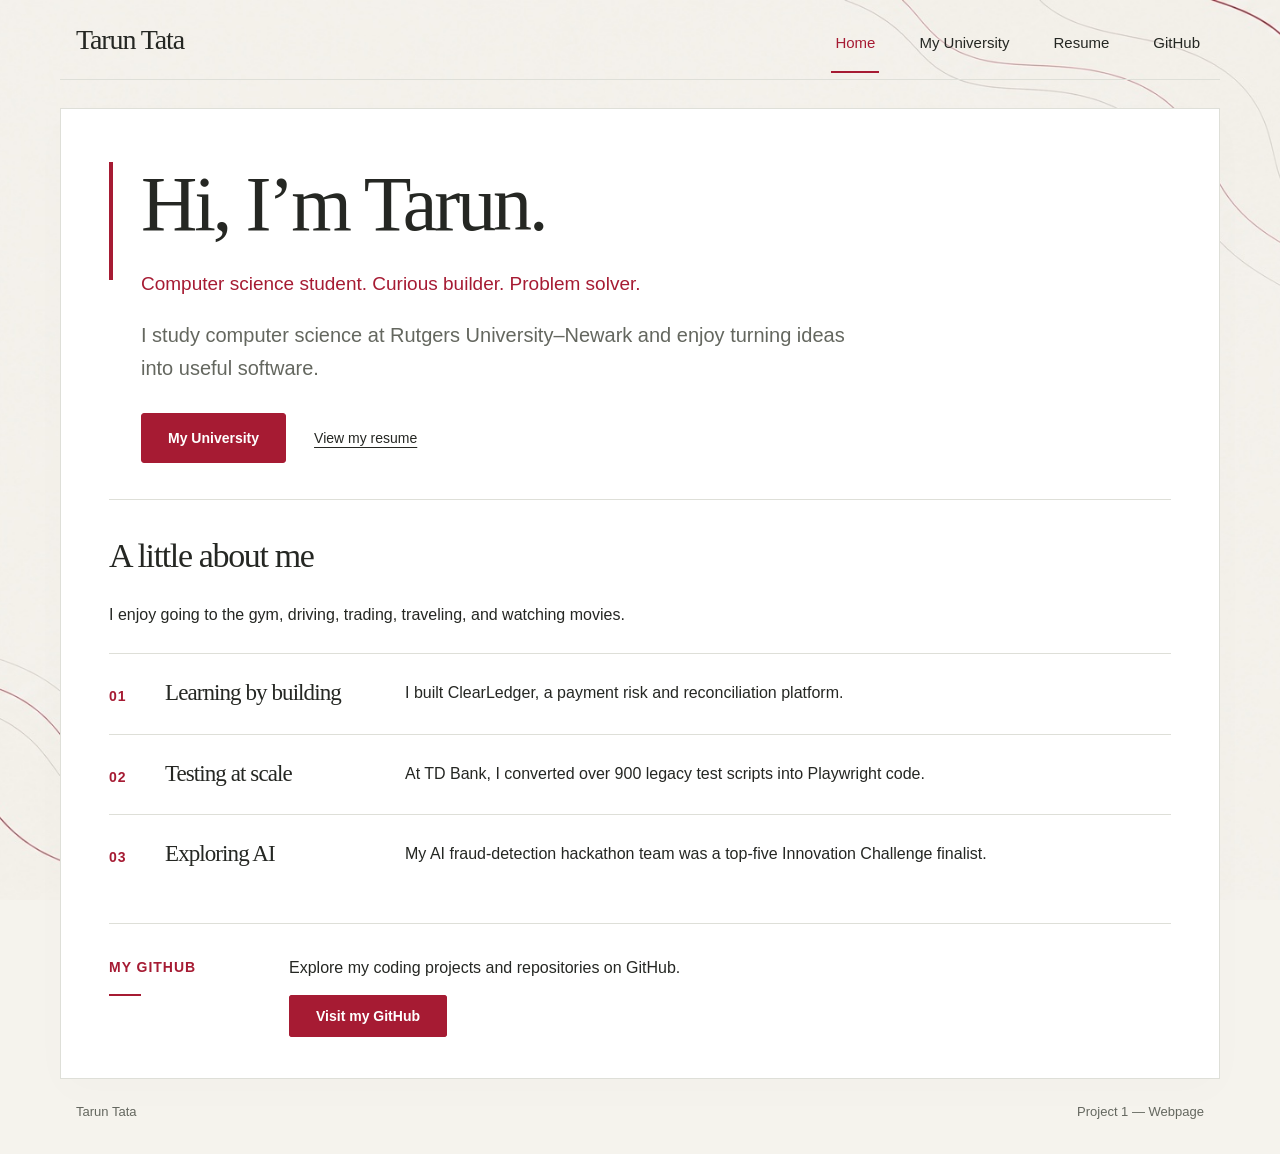
<file: index.html>
<!doctype html>
<html lang="en">
<head>
  <meta charset="utf-8">
  <meta name="viewport" content="width=device-width, initial-scale=1">
  <meta name="description" content="Meet Tarun Tata, a computer science student at Rutgers University–Newark. Explore his university and resume.">
  <title>Tarun Tata | Home</title>
  <link rel="stylesheet" href="styles.css?v=20261102-contours">
</head>
<body>
  <a class="skip" href="#main">Skip to content</a>
  <header class="site-header wrap">
    <a class="brand" href="index.html">Tarun Tata</a>
    <nav aria-label="Main navigation">
      <a href="index.html" aria-current="page">Home</a>
      <a href="myUniversity.html">My University</a>
      <a href="resume.html">Resume</a>
      <a href="https://github.com/TarunT27">GitHub</a>
    </nav>
  </header>
  <main id="main" class="wrap">
    <section class="hero" aria-labelledby="welcome">
      <h1 id="welcome">Hi, I’m Tarun.</h1>
      <p class="tagline">Computer science student. Curious builder. Problem solver.</p>
      <p class="intro">I study computer science at Rutgers University–Newark and enjoy turning ideas into useful software.</p>
      <div class="actions">
        <a class="button" href="myUniversity.html">My University</a>
        <a class="text-link" href="resume.html">View my resume</a>
      </div>
    </section>
    <section class="about" aria-labelledby="about">
      <h2 id="about">A little about me</h2>
      <p class="about-intro">I enjoy going to the gym, driving, trading, traveling, and watching movies.</p>
      <ol class="facts">
        <li><h3>Learning by building</h3><p>I built ClearLedger, a payment risk and reconciliation platform.</p></li>
        <li><h3>Testing at scale</h3><p>At TD Bank, I converted over 900 legacy test scripts into Playwright code.</p></li>
        <li><h3>Exploring AI</h3><p>My AI fraud-detection hackathon team was a top-five Innovation Challenge finalist.</p></li>
      </ol>
    </section>
    <section class="detail-section github-section" aria-labelledby="github">
      <h2 id="github">My GitHub</h2>
      <div>
        <p>Explore my coding projects and repositories on GitHub.</p>
        <a class="button" href="https://github.com/TarunT27">Visit my GitHub</a>
      </div>
    </section>
  </main>
  <footer class="site-footer wrap"><span>Tarun Tata</span><span>Project 1 — Webpage</span></footer>
</body>
</html>
</file>
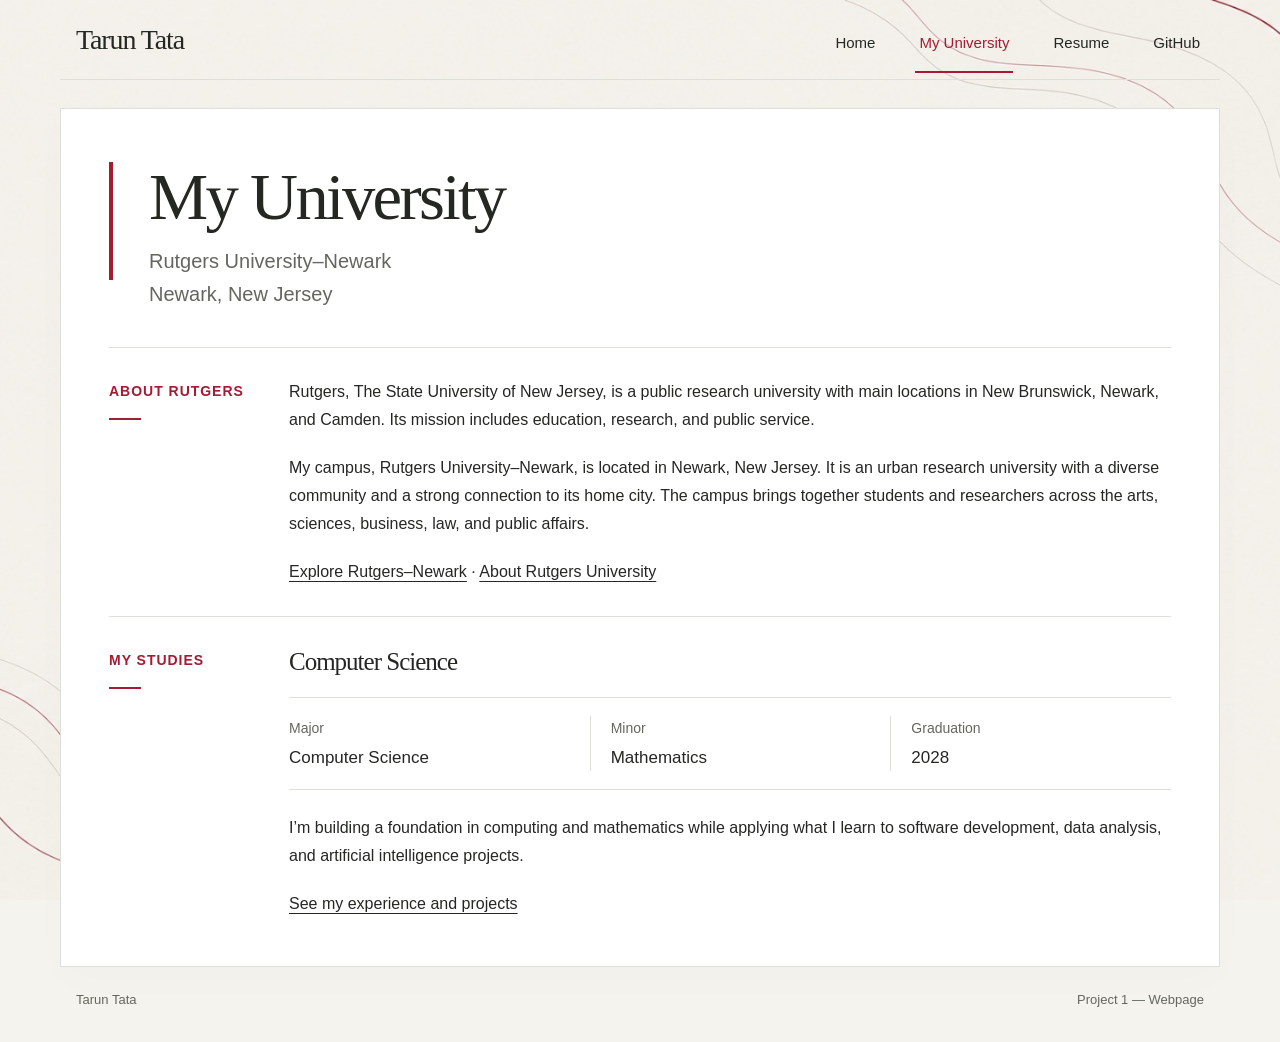
<file: myUniversity.html>
<!doctype html>
<html lang="en">
<head>
  <meta charset="utf-8">
  <meta name="viewport" content="width=device-width, initial-scale=1">
  <meta name="description" content="Learn about Tarun Tata’s university, Rutgers University–Newark in Newark, New Jersey.">
  <title>My University | Tarun Tata</title>
  <link rel="stylesheet" href="styles.css?v=20261102-contours">
</head>
<body>
  <a class="skip" href="#main">Skip to content</a>
  <header class="site-header wrap">
    <a class="brand" href="index.html">Tarun Tata</a>
    <nav aria-label="Main navigation">
      <a href="index.html">Home</a>
      <a href="myUniversity.html" aria-current="page">My University</a>
      <a href="resume.html">Resume</a>
      <a href="https://github.com/TarunT27">GitHub</a>
    </nav>
  </header>
  <main id="main" class="wrap">
    <div class="page-heading">
      <h1>My University</h1>
      <p class="intro">Rutgers University–Newark<br>Newark, New Jersey</p>
    </div>
    <section class="detail-section" aria-labelledby="rutgers">
      <h2 id="rutgers">About Rutgers</h2>
      <div>
        <p>Rutgers, The State University of New Jersey, is a public research university with main locations in New Brunswick, Newark, and Camden. Its mission includes education, research, and public service.</p>
        <p>My campus, Rutgers University–Newark, is located in Newark, New Jersey. It is an urban research university with a diverse community and a strong connection to its home city. The campus brings together students and researchers across the arts, sciences, business, law, and public affairs.</p>
        <p><a href="https://www.newark.rutgers.edu/meet-rutgers-newark">Explore Rutgers–Newark</a> · <a href="https://www.rutgers.edu/about-rutgers">About Rutgers University</a></p>
      </div>
    </section>
    <section class="detail-section" aria-labelledby="studies">
      <h2 id="studies">My studies</h2>
      <div>
        <h3>Computer Science</h3>
        <dl class="study-details">
          <div>
            <dt>Major</dt>
            <dd>Computer Science</dd>
          </div>
          <div>
            <dt>Minor</dt>
            <dd>Mathematics</dd>
          </div>
          <div>
            <dt>Graduation</dt>
            <dd>2028</dd>
          </div>
        </dl>
        <p>I’m building a foundation in computing and mathematics while applying what I learn to software development, data analysis, and artificial intelligence projects.</p>
        <a href="resume.html">See my experience and projects</a>
      </div>
    </section>
  </main>
  <footer class="site-footer wrap"><span>Tarun Tata</span><span>Project 1 — Webpage</span></footer>
</body>
</html>
</file>
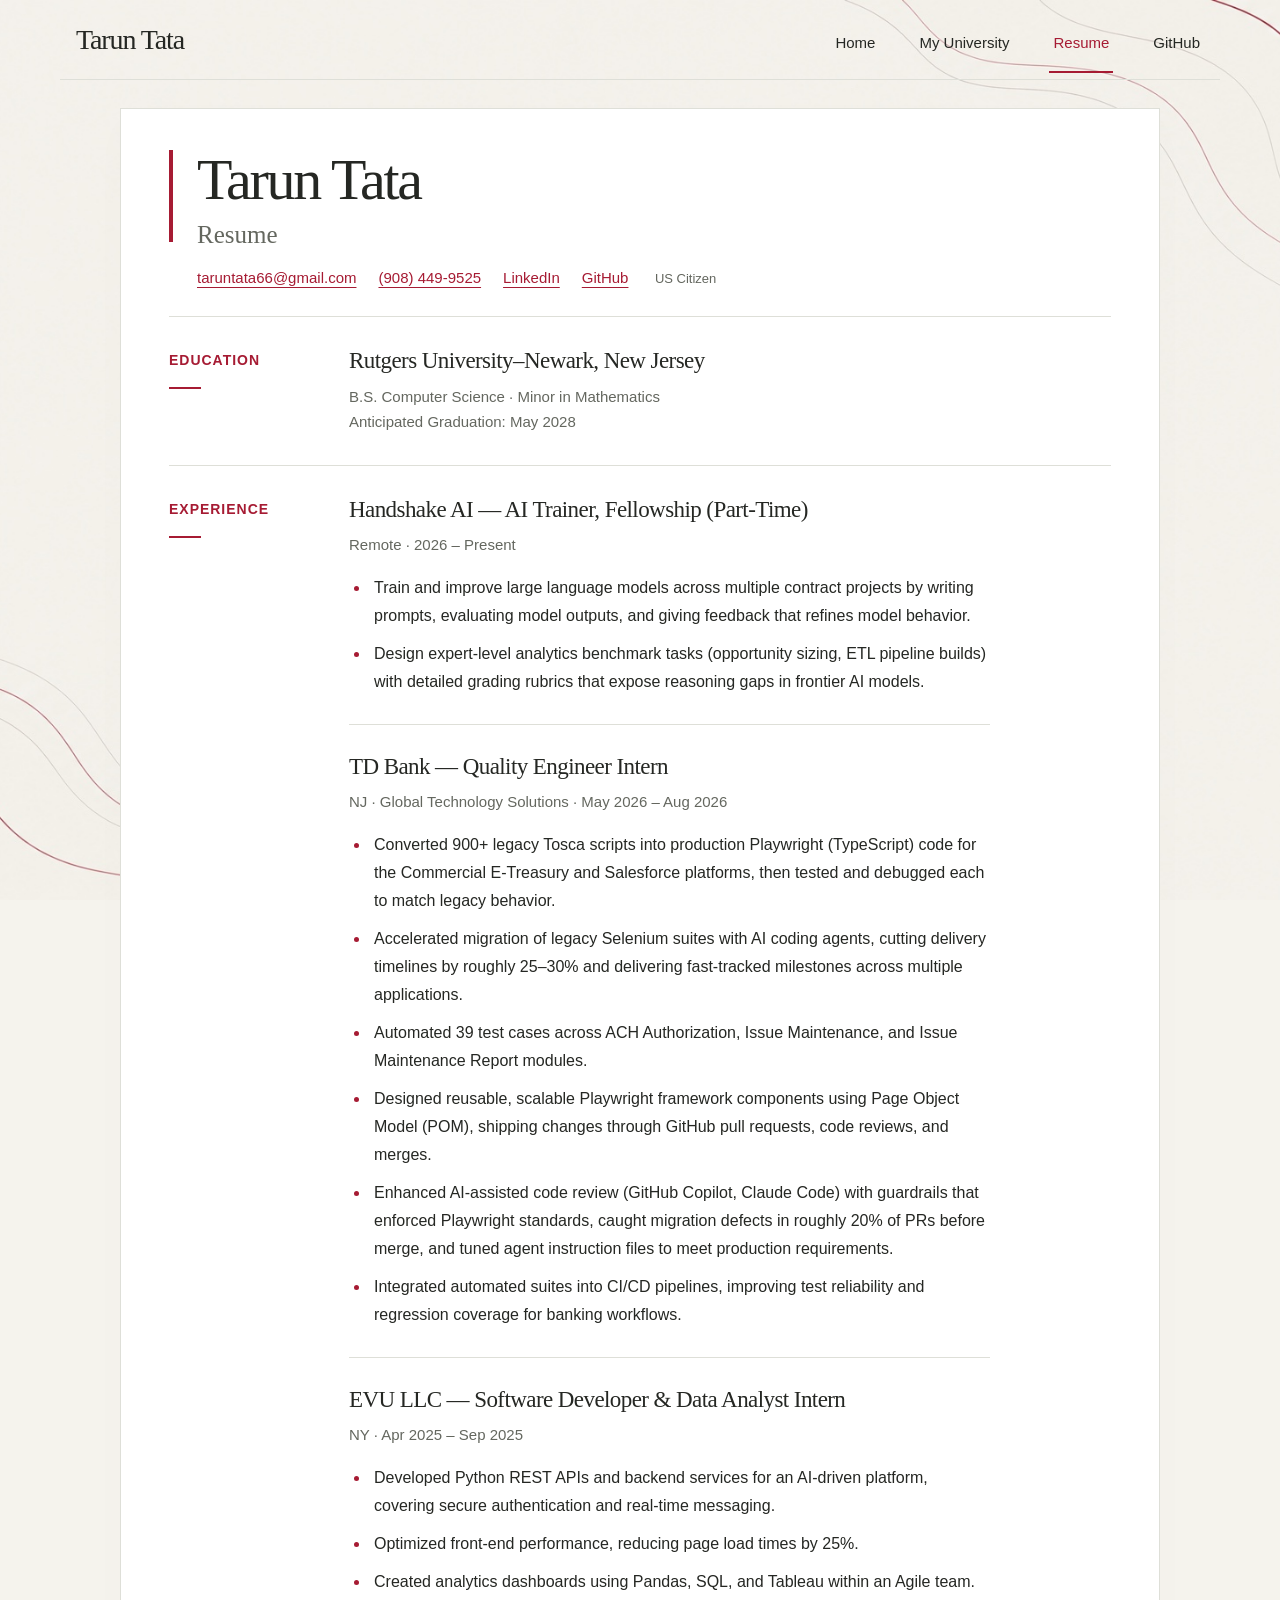
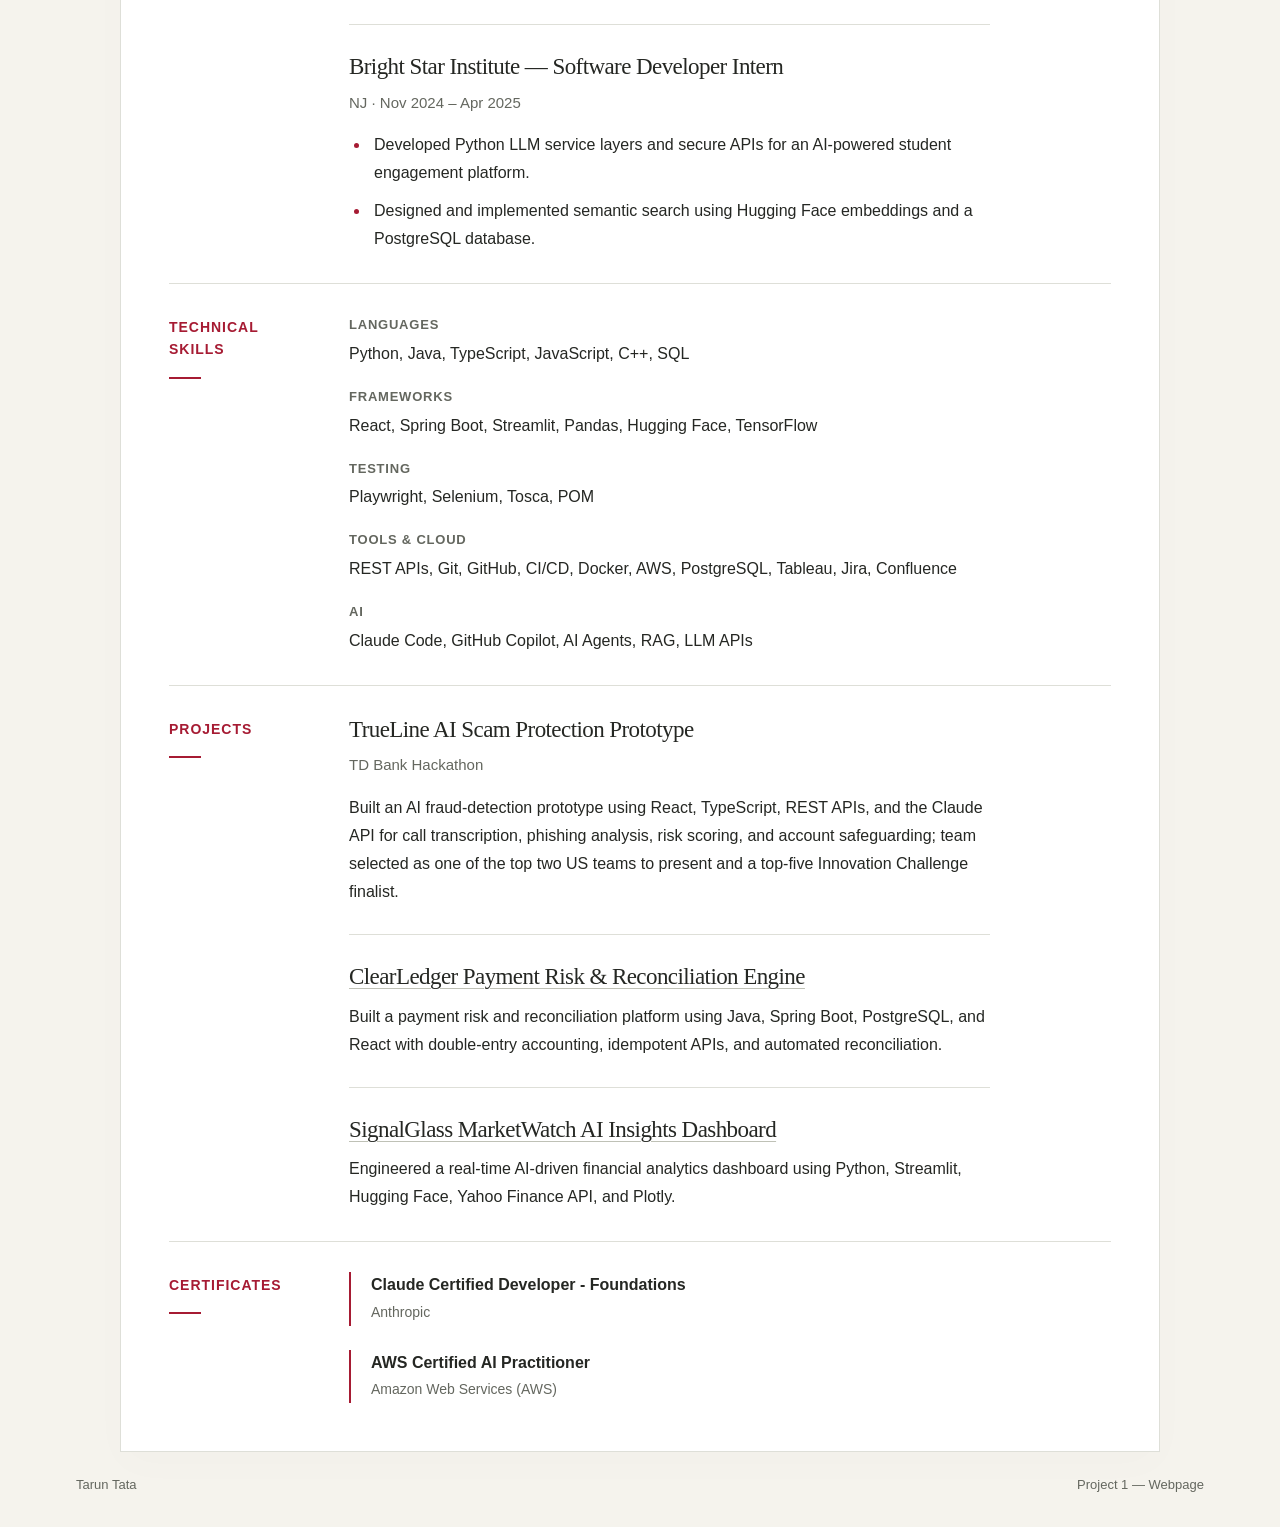
<file: resume.html>
<!doctype html>
<html lang="en">
<head>
  <meta charset="utf-8">
  <meta name="viewport" content="width=device-width, initial-scale=1">
  <meta name="description" content="Tarun Tata’s resume: education, software development and quality engineering experience, technical skills, projects, and certificates.">
  <title>Resume | Tarun Tata</title>
  <link rel="stylesheet" href="styles.css?v=20261102-contours">
</head>
<body class="resume-page">
  <a class="skip" href="#main">Skip to content</a>
  <header class="site-header wrap">
    <a class="brand" href="index.html">Tarun Tata</a>
    <nav aria-label="Main navigation">
      <a href="index.html">Home</a>
      <a href="myUniversity.html">My University</a>
      <a href="resume.html" aria-current="page">Resume</a>
      <a href="https://github.com/TarunT27">GitHub</a>
    </nav>
  </header>
  <main id="main" class="wrap">
    <div class="page-heading resume-heading">
      <h1>Tarun Tata</h1>
      <p class="intro">Resume</p>
      <div class="contacts">
        <a href="mailto:taruntata66@gmail.com">taruntata66@gmail.com</a>
        <a href="tel:+19084499525">(908) 449-9525</a>
        <a href="https://www.linkedin.com/in/tarun-tata/">LinkedIn</a>
        <a href="https://github.com/TarunT27">GitHub</a>
      </div>
      <p class="citizenship">US Citizen</p>
    </div>
    <section class="detail-section" aria-labelledby="education">
      <h2 id="education">Education</h2>
      <div class="entry">
        <h3>Rutgers University–Newark, New Jersey</h3>
        <p class="meta">B.S. Computer Science · Minor in Mathematics<br>Anticipated Graduation: May 2028</p>
      </div>
    </section>
    <section class="detail-section" aria-labelledby="experience">
      <h2 id="experience">Experience</h2>
      <div>
        <article class="entry">
          <h3>Handshake AI — AI Trainer, Fellowship (Part-Time)</h3>
          <p class="meta">Remote · 2026 – Present</p>
          <ul>
            <li>Train and improve large language models across multiple contract projects by writing prompts, evaluating model outputs, and giving feedback that refines model behavior.</li>
            <li>Design expert-level analytics benchmark tasks (opportunity sizing, ETL pipeline builds) with detailed grading rubrics that expose reasoning gaps in frontier AI models.</li>
          </ul>
        </article>
        <article class="entry">
          <h3>TD Bank — Quality Engineer Intern</h3>
          <p class="meta">NJ · Global Technology Solutions · May 2026 – Aug 2026</p>
          <ul>
            <li>Converted 900+ legacy Tosca scripts into production Playwright (TypeScript) code for the Commercial E-Treasury and Salesforce platforms, then tested and debugged each to match legacy behavior.</li>
            <li>Accelerated migration of legacy Selenium suites with AI coding agents, cutting delivery timelines by roughly 25–30% and delivering fast-tracked milestones across multiple applications.</li>
            <li>Automated 39 test cases across ACH Authorization, Issue Maintenance, and Issue Maintenance Report modules.</li>
            <li>Designed reusable, scalable Playwright framework components using Page Object Model (POM), shipping changes through GitHub pull requests, code reviews, and merges.</li>
            <li>Enhanced AI-assisted code review (GitHub Copilot, Claude Code) with guardrails that enforced Playwright standards, caught migration defects in roughly 20% of PRs before merge, and tuned agent instruction files to meet production requirements.</li>
            <li>Integrated automated suites into CI/CD pipelines, improving test reliability and regression coverage for banking workflows.</li>
          </ul>
        </article>
        <article class="entry">
          <h3>EVU LLC — Software Developer &amp; Data Analyst Intern</h3>
          <p class="meta">NY · Apr 2025 – Sep 2025</p>
          <ul>
            <li>Developed Python REST APIs and backend services for an AI-driven platform, covering secure authentication and real-time messaging.</li>
            <li>Optimized front-end performance, reducing page load times by 25%.</li>
            <li>Created analytics dashboards using Pandas, SQL, and Tableau within an Agile team.</li>
          </ul>
        </article>
        <article class="entry">
          <h3>Bright Star Institute — Software Developer Intern</h3>
          <p class="meta">NJ · Nov 2024 – Apr 2025</p>
          <ul>
            <li>Developed Python LLM service layers and secure APIs for an AI-powered student engagement platform.</li>
            <li>Designed and implemented semantic search using Hugging Face embeddings and a PostgreSQL database.</li>
          </ul>
        </article>
      </div>
    </section>
    <section class="detail-section" aria-labelledby="skills">
      <h2 id="skills">Technical Skills</h2>
      <dl class="skills">
        <dt>Languages</dt><dd>Python, Java, TypeScript, JavaScript, C++, SQL</dd>
        <dt>Frameworks</dt><dd>React, Spring Boot, Streamlit, Pandas, Hugging Face, TensorFlow</dd>
        <dt>Testing</dt><dd>Playwright, Selenium, Tosca, POM</dd>
        <dt>Tools &amp; Cloud</dt><dd>REST APIs, Git, GitHub, CI/CD, Docker, AWS, PostgreSQL, Tableau, Jira, Confluence</dd>
        <dt>AI</dt><dd>Claude Code, GitHub Copilot, AI Agents, RAG, LLM APIs</dd>
      </dl>
    </section>
    <section class="detail-section" aria-labelledby="projects">
      <h2 id="projects">Projects</h2>
      <div>
        <article class="entry">
          <h3>TrueLine AI Scam Protection Prototype</h3>
          <p class="meta">TD Bank Hackathon</p>
          <p>Built an AI fraud-detection prototype using React, TypeScript, REST APIs, and the Claude API for call transcription, phishing analysis, risk scoring, and account safeguarding; team selected as one of the top two US teams to present and a top-five Innovation Challenge finalist.</p>
        </article>
        <article class="entry">
          <h3><a href="https://github.com/TarunT27/clearledger">ClearLedger Payment Risk &amp; Reconciliation Engine</a></h3>
          <p>Built a payment risk and reconciliation platform using Java, Spring Boot, PostgreSQL, and React with double-entry accounting, idempotent APIs, and automated reconciliation.</p>
        </article>
        <article class="entry">
          <h3><a href="https://github.com/TarunT27/SignalGlass-Insights-Dashboard">SignalGlass MarketWatch AI Insights Dashboard</a></h3>
          <p>Engineered a real-time AI-driven financial analytics dashboard using Python, Streamlit, Hugging Face, Yahoo Finance API, and Plotly.</p>
        </article>
      </div>
    </section>
    <section class="detail-section" aria-labelledby="certificates">
      <h2 id="certificates">Certificates</h2>
      <ul class="certificates">
        <li><strong>Claude Certified Developer - Foundations</strong><span>Anthropic</span></li>
        <li><strong>AWS Certified AI Practitioner</strong><span>Amazon Web Services (AWS)</span></li>
      </ul>
    </section>
  </main>
  <footer class="site-footer wrap"><span>Tarun Tata</span><span>Project 1 — Webpage</span></footer>
</body>
</html>
</file>
<file: styles.css>
:root {
  color-scheme: light;
  --paper: #f5f3ed;
  --surface: #fff;
  --ink: #252723;
  --muted: #64675f;
  --line: #dedfd8;
  --accent: #a61b33;
}
* { box-sizing: border-box; }
html {
  background: var(--paper) url('assets/background-contours.jpg') center top / cover no-repeat fixed;
}
body { margin: 0; color: var(--ink); font: 16px/1.75 -apple-system, BlinkMacSystemFont, 'Segoe UI', Arial, sans-serif; -webkit-font-smoothing: antialiased; }
a { color: inherit; text-decoration-thickness: 1px; text-underline-offset: 4px; transition: color .16s ease, background-color .16s ease; }
a:hover { color: var(--accent); }
a:focus-visible { outline: 2px solid var(--accent); outline-offset: 5px; border-radius: 2px; }
.wrap { width: min(1160px, calc(100% - 64px)); margin-inline: auto; }
.skip { position: absolute; left: 16px; top: -100px; z-index: 2; background: white; padding: 8px 16px; }
.skip:focus { top: 8px; }
.site-header { display: flex; align-items: center; justify-content: space-between; gap: 24px; min-height: 80px; padding-inline: 16px; border-bottom: 1px solid var(--line); }
.brand { font: 28px/1.2 Georgia, 'Times New Roman', serif; letter-spacing: -.04em; text-decoration: none; }
nav { display: flex; flex-wrap: wrap; gap: 0 36px; align-items: center; }
nav a { font-size: 15px; font-weight: 500; text-decoration: none; padding: 24px 4px 15px; border-bottom: 2px solid transparent; }
nav a[aria-current="page"] { color: var(--accent); border-color: var(--accent); }
main.wrap { background: var(--surface); border: 1px solid var(--line); margin-top: 28px; padding: 48px; box-shadow: 0 12px 40px #25272304; }
.resume-page main.wrap { width: min(1040px, calc(100% - 64px)); padding-top: 36px; }
h1, h2, h3 { font-family: Georgia, 'Times New Roman', serif; line-height: 1.2; letter-spacing: -.04em; }
h1 { font-size: clamp(48px, 6.5vw, 78px); margin: 0 0 18px; font-weight: normal; }
h2 { font-size: 34px; margin: 0 0 24px; font-weight: normal; }
h3 { font-size: 25px; margin: 0; font-weight: normal; }
p { margin: 0 0 20px; }
.hero { position: relative; padding: 0 0 36px 32px; border-bottom: 1px solid var(--line); }
.hero::before, .page-heading::before { content: ''; position: absolute; left: 0; top: 5px; width: 4px; height: 118px; background: var(--accent); }
.tagline { color: var(--accent); font-size: 19px; line-height: 1.6; margin-bottom: 20px; }
.intro { max-width: 740px; color: var(--muted); font-size: 20px; line-height: 1.65; }
.actions { display: flex; align-items: center; flex-wrap: wrap; gap: 28px; margin-top: 28px; }
.button { background: var(--accent); color: white; padding: 12px 26px; border: 1px solid var(--accent); border-radius: 3px; font-size: 14px; font-weight: 600; text-decoration: none; }
.button:hover { background: #83132a; border-color: #83132a; color: white; }
.text-link { font-size: 14px; font-weight: 500; }
.about { padding-top: 36px; }
.about-intro { max-width: 70ch; margin-bottom: 24px; }
.github-section { margin-top: 28px; border-top: 1px solid var(--line); }
.facts { list-style: none; padding: 0; margin: 0; counter-reset: facts; }
.facts li { display: grid; grid-template-columns: 36px 220px minmax(0, 1fr); gap: 20px; padding: 25px 0; border-top: 1px solid var(--line); align-items: start; counter-increment: facts; }
.facts li::before { content: '0' counter(facts); color: var(--accent); font-size: 14px; font-weight: 600; letter-spacing: .06em; padding-top: 5px; }
.facts h3 { font-size: 23px; }
.facts p { font-size: 16px; line-height: 1.75; margin: 0; }
.site-footer { padding: 22px 16px 30px; display: flex; justify-content: space-between; gap: 20px; color: var(--muted); font-size: 13px; }
.page-heading { position: relative; padding: 0 0 36px 40px; border-bottom: 1px solid var(--line); }
.page-heading h1 { font-size: clamp(44px, 5.2vw, 72px); margin-bottom: 8px; }
.page-heading .intro { margin: 0; }
.detail-section { display: grid; grid-template-columns: 148px minmax(0, 1fr); gap: 32px; padding: 30px 0; border-bottom: 1px solid var(--line); }
.detail-section:last-child { border-bottom: 0; padding-bottom: 0; }
.detail-section h2 { color: var(--accent); font: 600 14px/1.6 -apple-system, BlinkMacSystemFont, 'Segoe UI', Arial, sans-serif; letter-spacing: .07em; text-transform: uppercase; margin: 2px 0 0; }
.detail-section h2::after { content: ''; display: block; width: 32px; height: 2px; background: var(--accent); margin-top: 16px; }
.detail-section p:last-child { margin-bottom: 0; }
.meta { color: var(--muted); font-size: 15px; line-height: 1.7; margin: 9px 0 16px; }
.resume-heading { padding-bottom: 24px; padding-left: 28px; }
.resume-heading::before { height: 92px; }
.resume-heading h1 { font-size: clamp(44px, 5vw, 58px); margin-bottom: 4px; }
.resume-heading .intro { font: 25px/1.3 Georgia, 'Times New Roman', serif; color: var(--muted); }
.resume-page .detail-section > div, .resume-page .skills, .resume-page .certificates { max-width: 72ch; }
.contacts { display: inline-flex; flex-wrap: wrap; gap: 8px 22px; font-size: 15px; margin: 14px 22px 0 0; }
.contacts a { color: var(--accent); }
.contacts a:hover { color: var(--ink); }
.citizenship { display: inline-block; color: var(--muted); font-size: 13px; margin: 0; }
.entry + .entry { margin-top: 28px; padding-top: 28px; border-top: 1px solid var(--line); }
.entry h3 { font-size: 23px; letter-spacing: -.025em; }
.entry h3 a { text-decoration-color: #bfc1b6; }
.entry h3 + p:not(.meta) { margin-top: 12px; }
.entry ul { margin: 12px 0 0; padding-left: 21px; }
.entry li { margin-bottom: 10px; padding-left: 4px; }
.entry li:last-child { margin-bottom: 0; }
.entry li::marker { color: var(--accent); }
.skills { margin: 0; }
.skills dt { color: var(--muted); font-size: 13px; letter-spacing: .06em; text-transform: uppercase; font-weight: 600; }
.skills dd { margin: 3px 0 18px; }
.skills dd:last-child { margin-bottom: 0; }
.certificates { list-style: none; padding: 0; margin: 0; }
.certificates li { border-left: 2px solid var(--accent); padding-left: 20px; }
.certificates li + li { margin-top: 24px; }
.certificates strong { display: block; font-size: 16px; font-weight: 600; line-height: 1.6; }
.certificates span { color: var(--muted); font-size: 14px; }
.study-details { display: grid; grid-template-columns: repeat(3, minmax(0, 1fr)); gap: 20px; margin: 20px 0 24px; padding: 18px 0; border-block: 1px solid var(--line); }
.study-details > div + div { border-left: 1px solid var(--line); padding-left: 20px; }
.study-details dt { color: var(--muted); font-size: 14px; }
.study-details dd { margin: 5px 0 0; font-size: 17px; font-weight: 500; line-height: 1.5; }
@media (max-width: 1000px) {
  main.wrap { padding: 42px; }
  .facts li { grid-template-columns: 28px 210px minmax(0, 1fr); gap: 16px; }
  .detail-section { grid-template-columns: 130px minmax(0, 1fr); gap: 28px; }
  .entry h3 { font-size: 22px; }
}
@media (max-width: 700px) {
  html { background-position: right top; }
  .wrap, .resume-page main.wrap { width: calc(100% - 24px); }
  .site-header { min-height: 0; padding: 24px 10px 0; align-items: flex-start; flex-direction: column; gap: 12px; }
  .brand { font-size: 26px; }
  nav { width: 100%; gap: 0 14px; }
  nav a { padding: 10px 0 14px; font-size: 14px; }
  main.wrap, .resume-page main.wrap { margin-top: 20px; padding: 28px 20px; }
  h1 { font-size: clamp(40px, 9vw, 58px); }
  h2 { font-size: 29px; }
  .hero { padding: 0 0 30px 20px; }
  .hero::before, .page-heading::before { width: 3px; height: 88px; top: 3px; }
  .tagline { font-size: 16px; margin-bottom: 16px; }
  .intro { font-size: 17px; }
  .actions { gap: 20px; margin-top: 24px; }
  .button { padding: 11px 18px; font-size: 13px; }
  .text-link { font-size: 13px; }
  .about { padding-top: 28px; }
  .facts li { grid-template-columns: 24px minmax(0, 1fr); gap: 8px 12px; padding: 22px 0; }
  .facts li::before { grid-row: 1 / 3; padding-top: 2px; }
  .facts h3 { font-size: 21px; }
  .facts p { grid-column: 2; font-size: 16px; }
  .detail-section { grid-template-columns: minmax(0, 1fr); gap: 22px; padding: 28px 0; }
  .detail-section h2::after { margin-top: 9px; width: 24px; }
  .page-heading { padding: 0 0 28px 20px; }
  .page-heading h1 { font-size: clamp(35px, 8.5vw, 52px); }
  .resume-heading h1 { font-size: 44px; }
  .resume-heading .intro { font-size: 24px; }
  .contacts { display: flex; gap: 0 18px; margin: 14px 0 8px; font-size: 14px; }
  .contacts a { display: inline-flex; align-items: center; min-height: 44px; }
  .citizenship { font-size: 14px; }
  .entry h3 { font-size: 21px; }
  .entry, .detail-section > div { font-size: 16px; }
  .meta { font-size: 14px; }
  .entry + .entry { margin-top: 24px; padding-top: 24px; }
  .skills dd { font-size: 16px; }
  .certificates strong { font-size: 16px; }
  .site-footer { padding: 20px 10px 24px; font-size: 12px; }
  .study-details { grid-template-columns: minmax(0, 1fr); gap: 0; padding: 0; }
  .study-details > div { display: grid; grid-template-columns: 95px minmax(0, 1fr); gap: 12px; padding: 14px 0; }
  .study-details > div + div { border-left: 0; border-top: 1px solid var(--line); padding-left: 0; }
  .study-details dd { margin: 0; font-size: 16px; }
}
@media (prefers-reduced-motion: reduce) {
  a { transition: none; }
}
@media print {
  html { background: white; }
  body { color: #000; font-size: 10pt; }
  .wrap { width: 100%; }
  main.wrap, .resume-page main.wrap { width: 100%; margin: 0; padding: 0; border: 0; box-shadow: none; }
  .site-header, .site-footer, .skip { display: none; }
  .page-heading { padding: 0 0 12px; }
  .page-heading::before { display: none; }
  .resume-heading h1 { font-size: 28pt; }
  .resume-heading .intro { font-size: 16pt; }
  .contacts { font-size: 9pt; margin-top: 10px; }
  .detail-section { padding: 16px 0; grid-template-columns: 110px minmax(0, 1fr); gap: 20px; }
  .detail-section h2 { font-size: 9pt; }
  .entry h3 { font-size: 13pt; }
  .entry { break-inside: avoid; }
  .entry + .entry { margin-top: 16px; padding-top: 16px; }
  .meta { font-size: 9pt; }
  a { text-decoration: none; }
}
</file>
